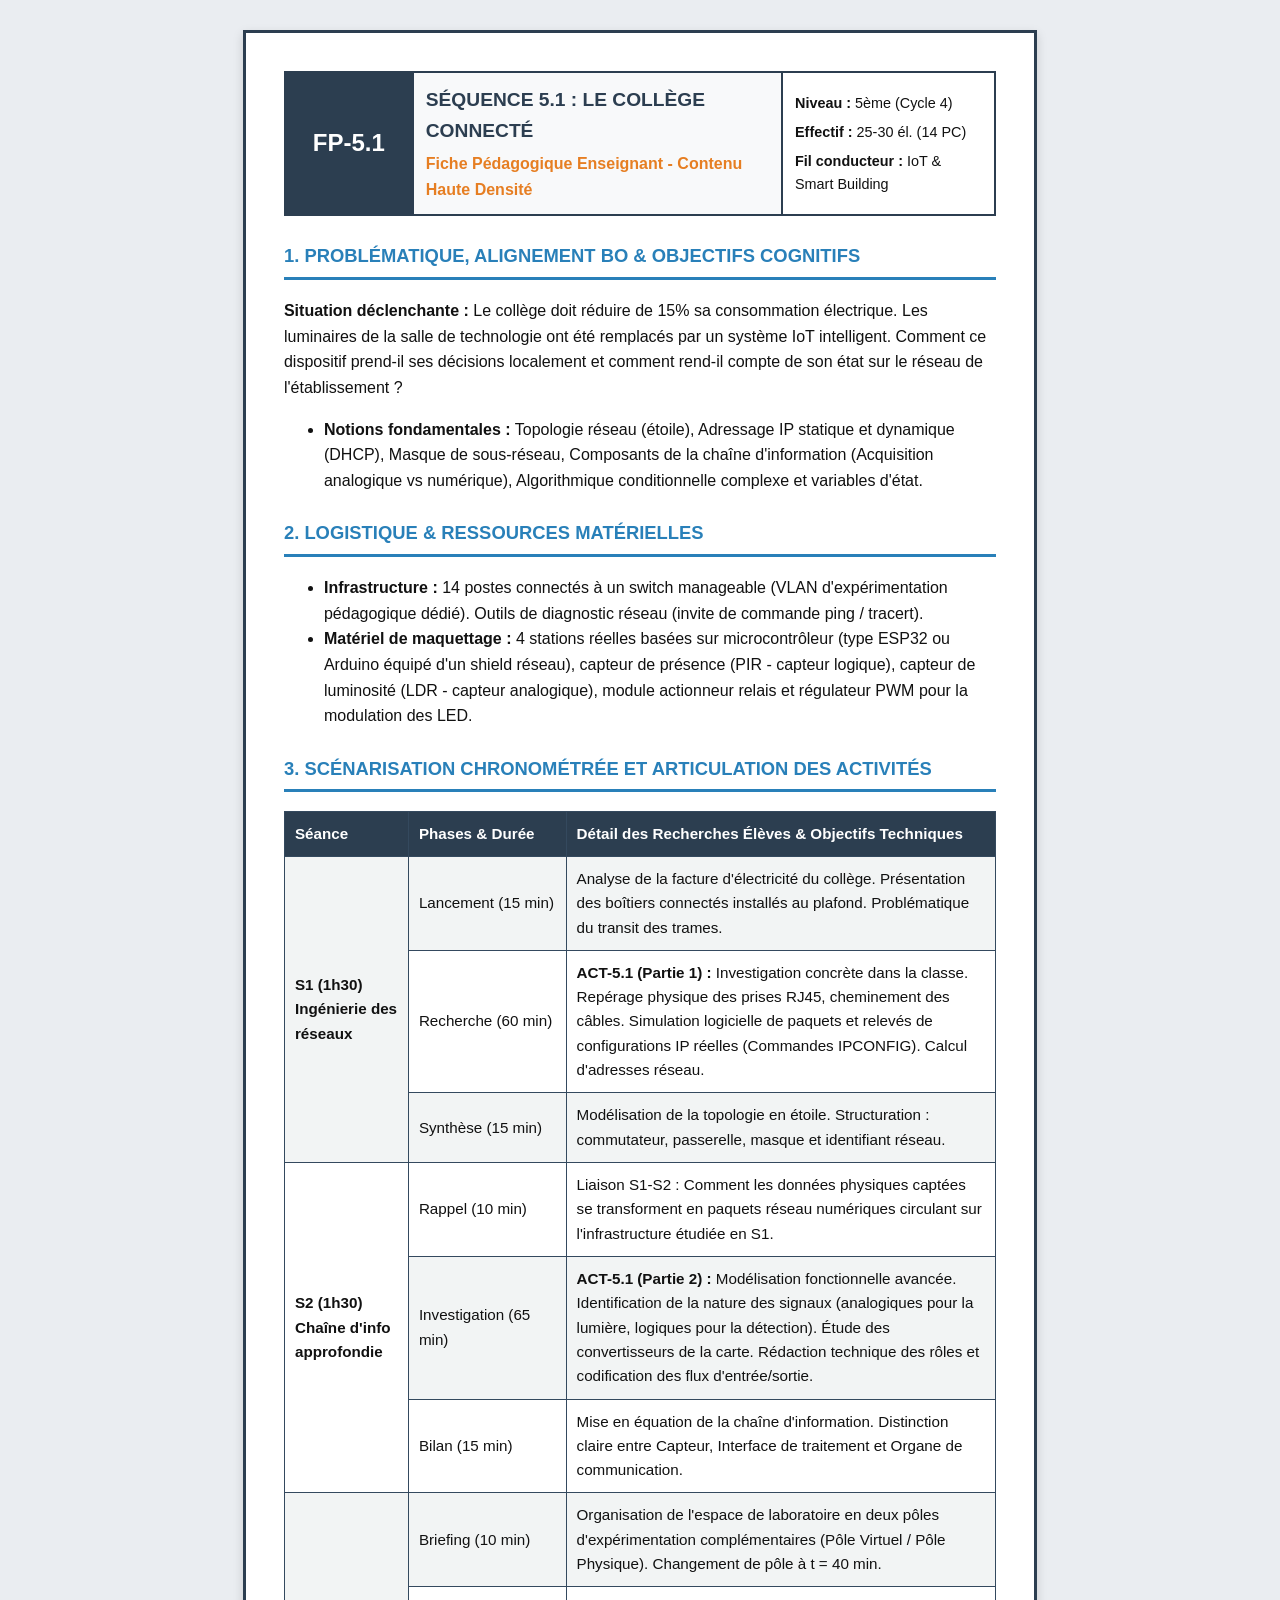
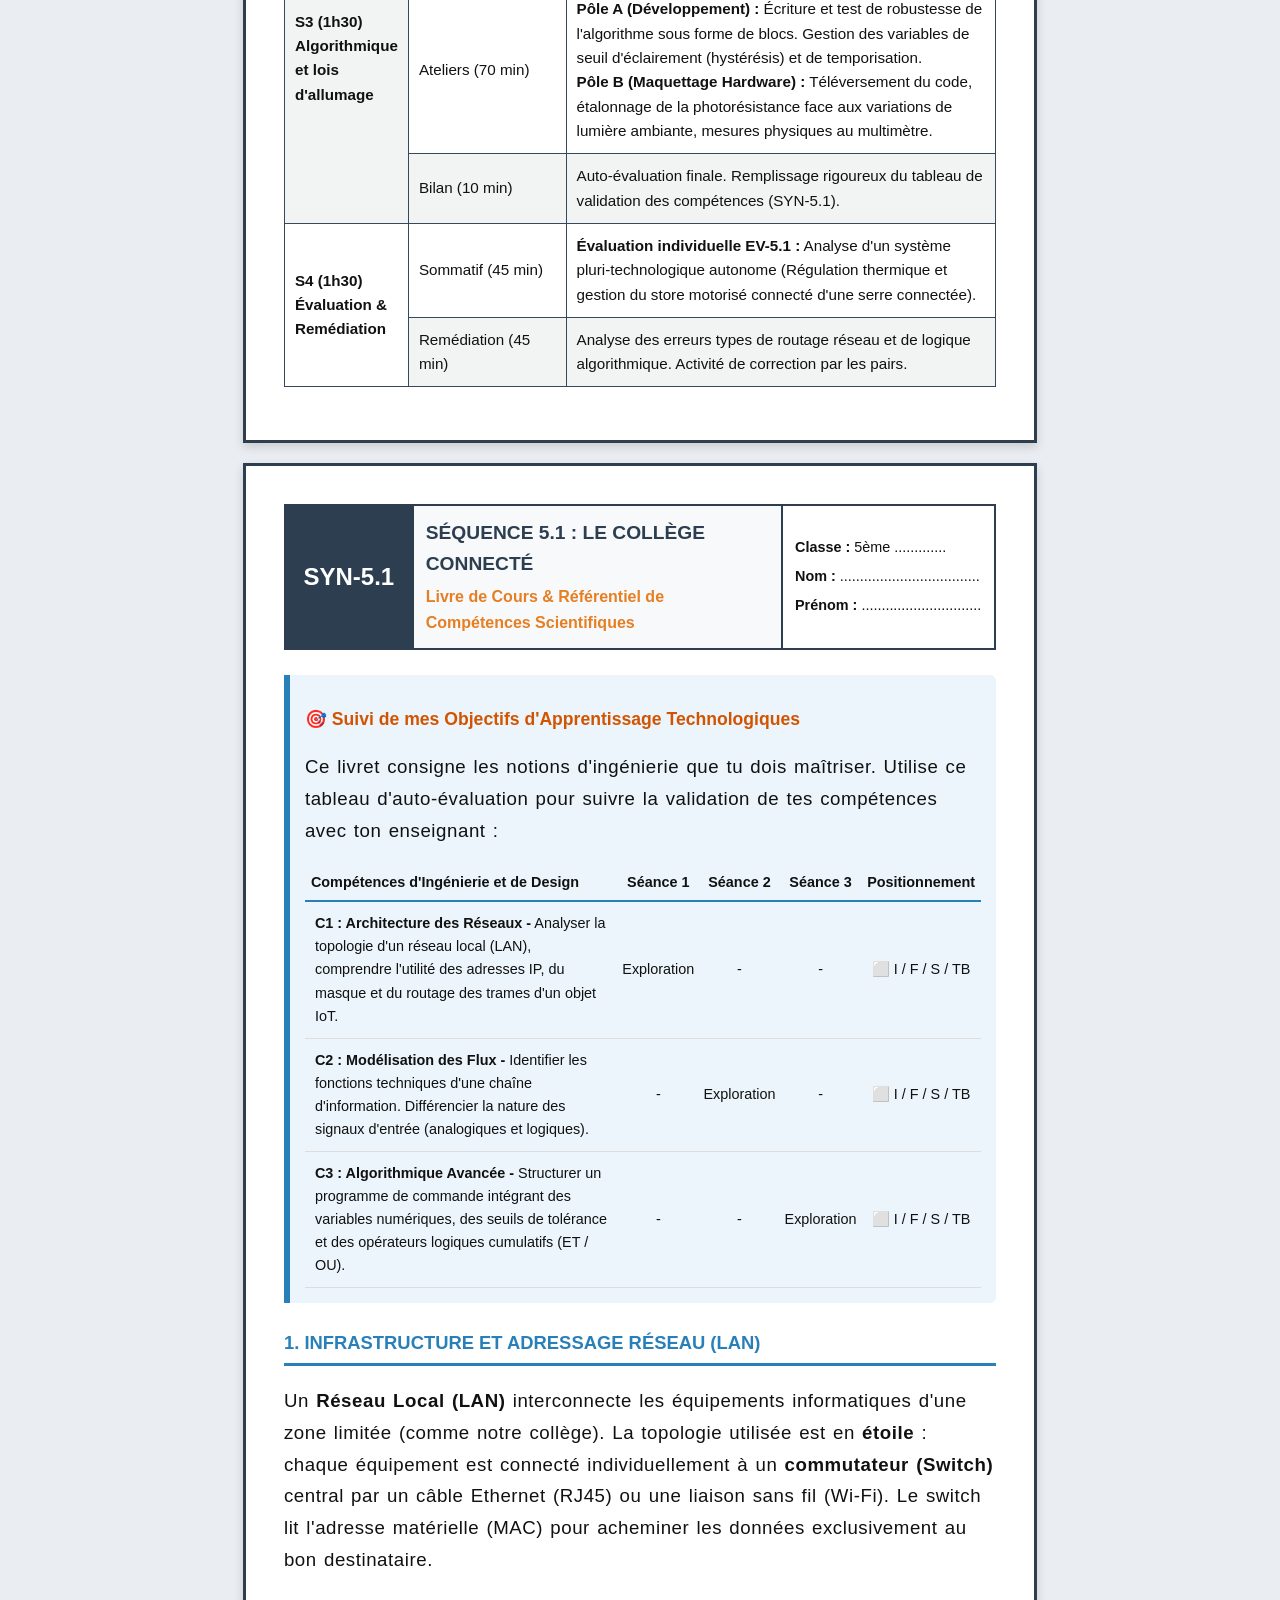
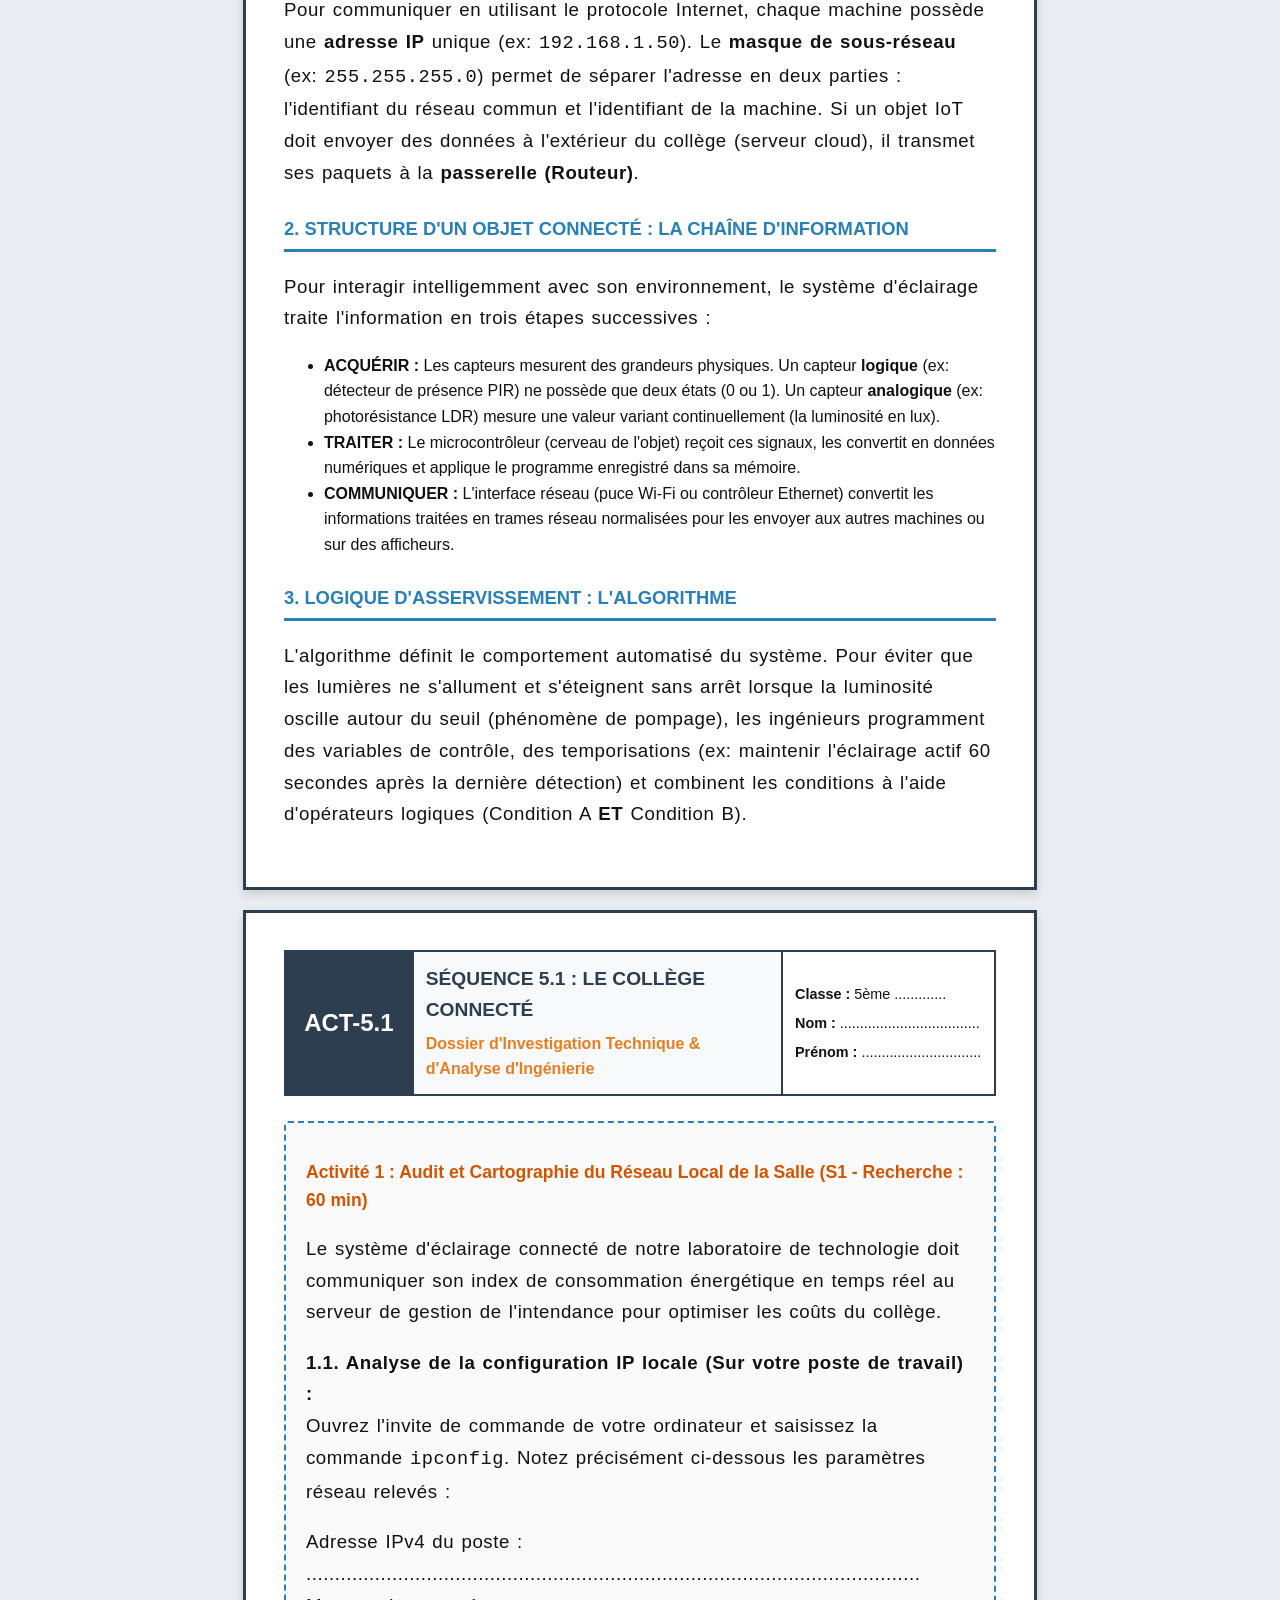
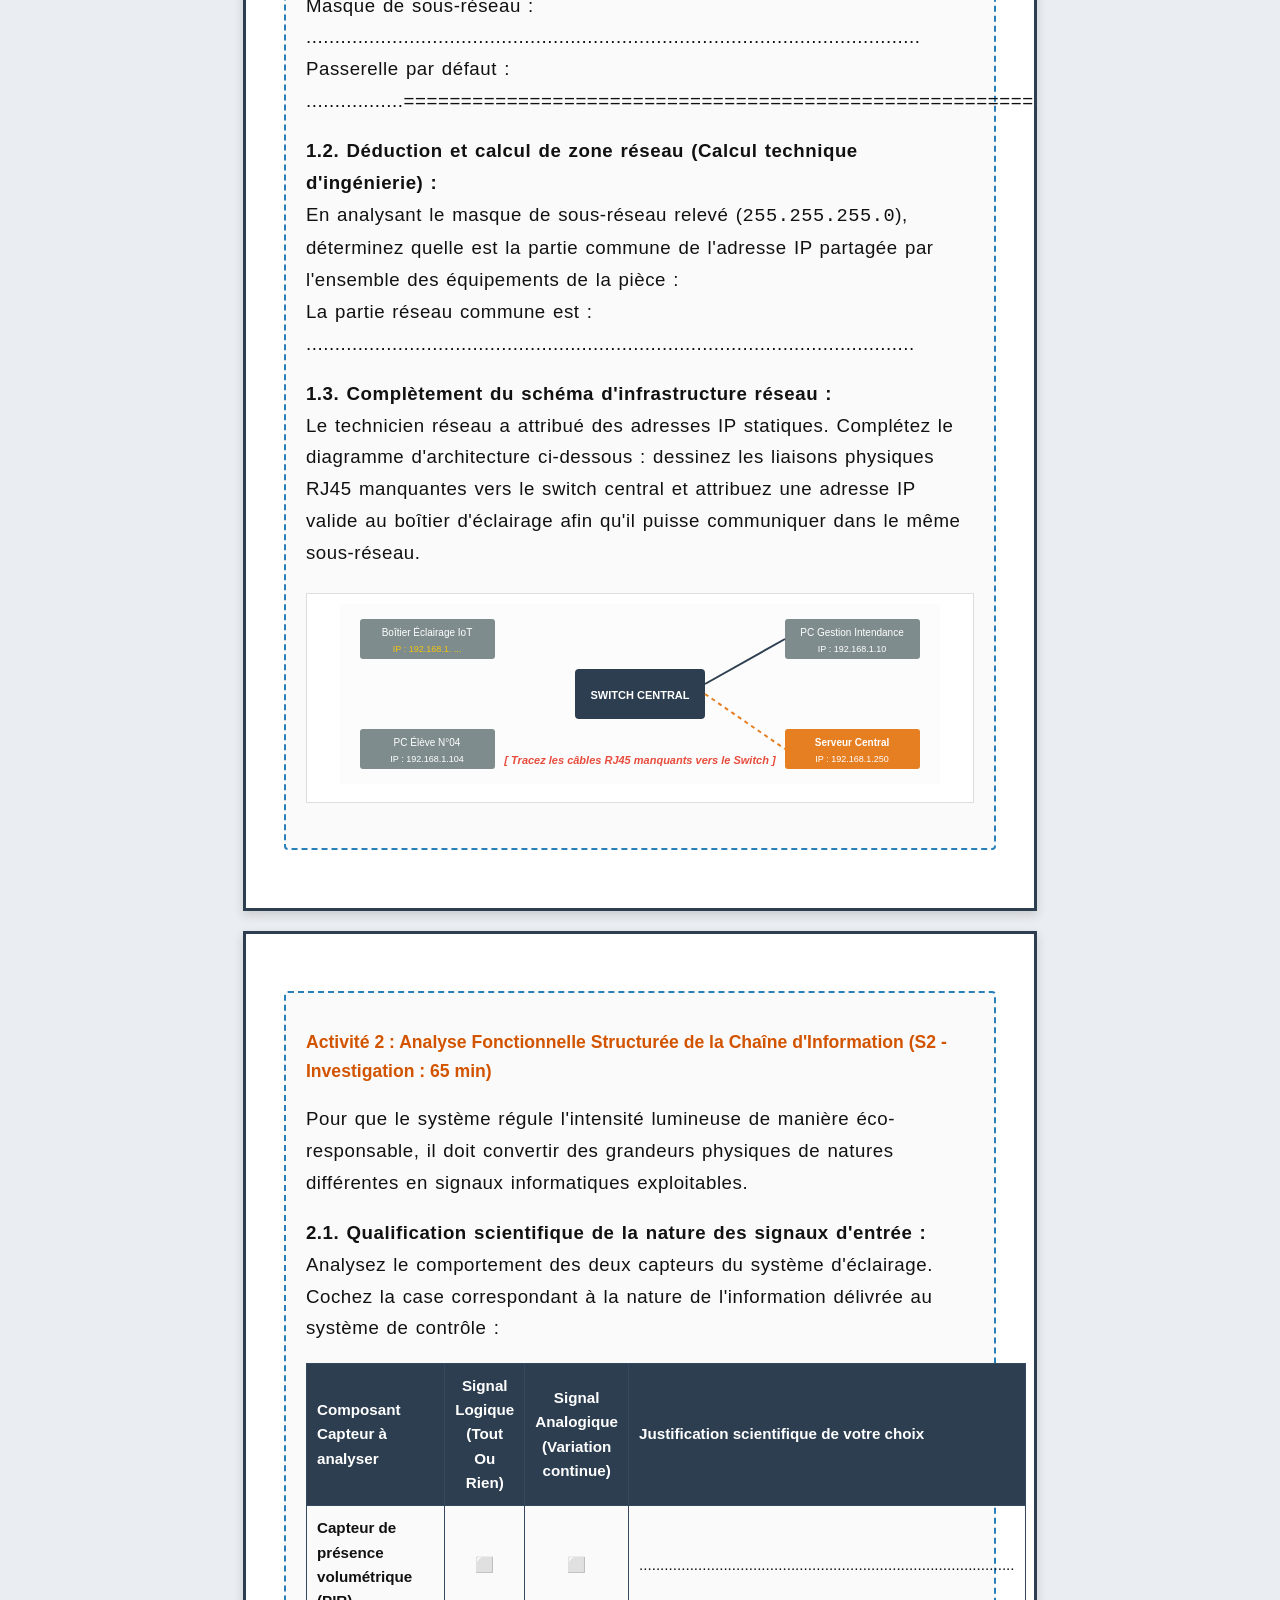
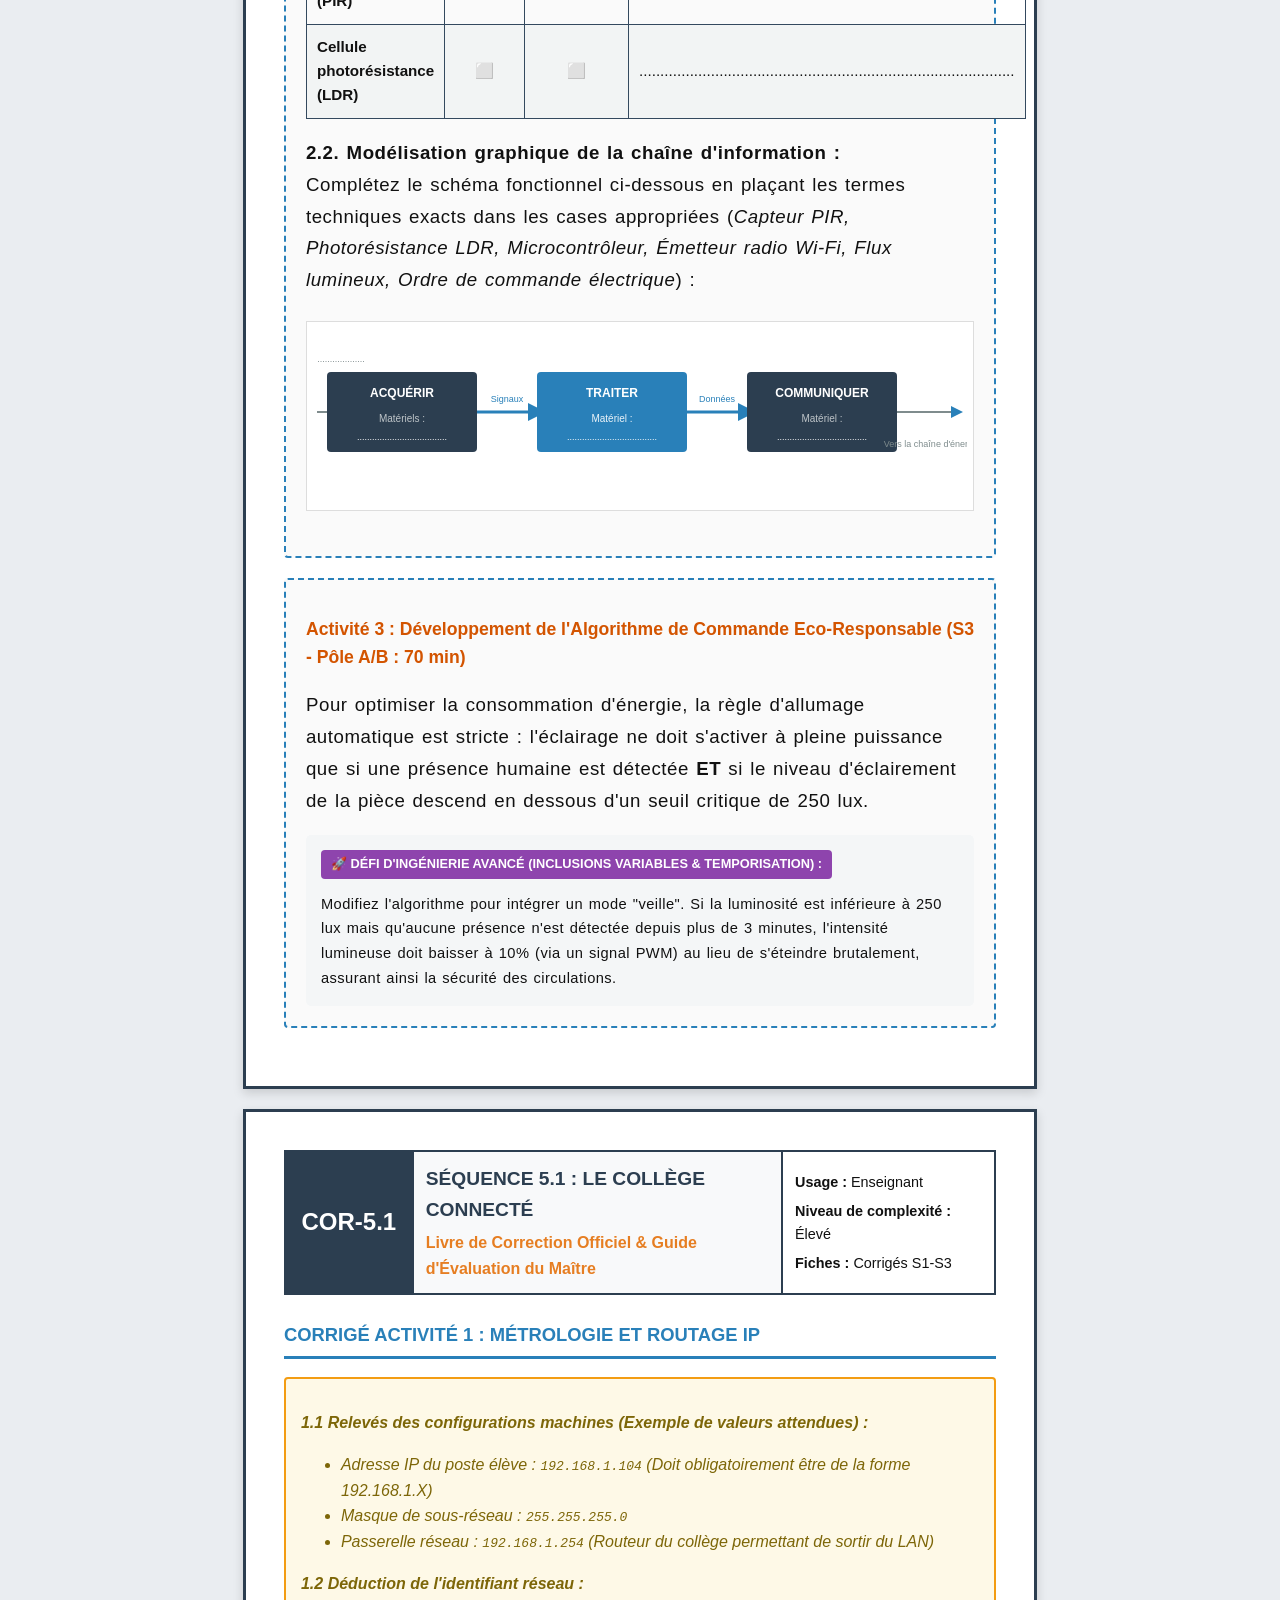
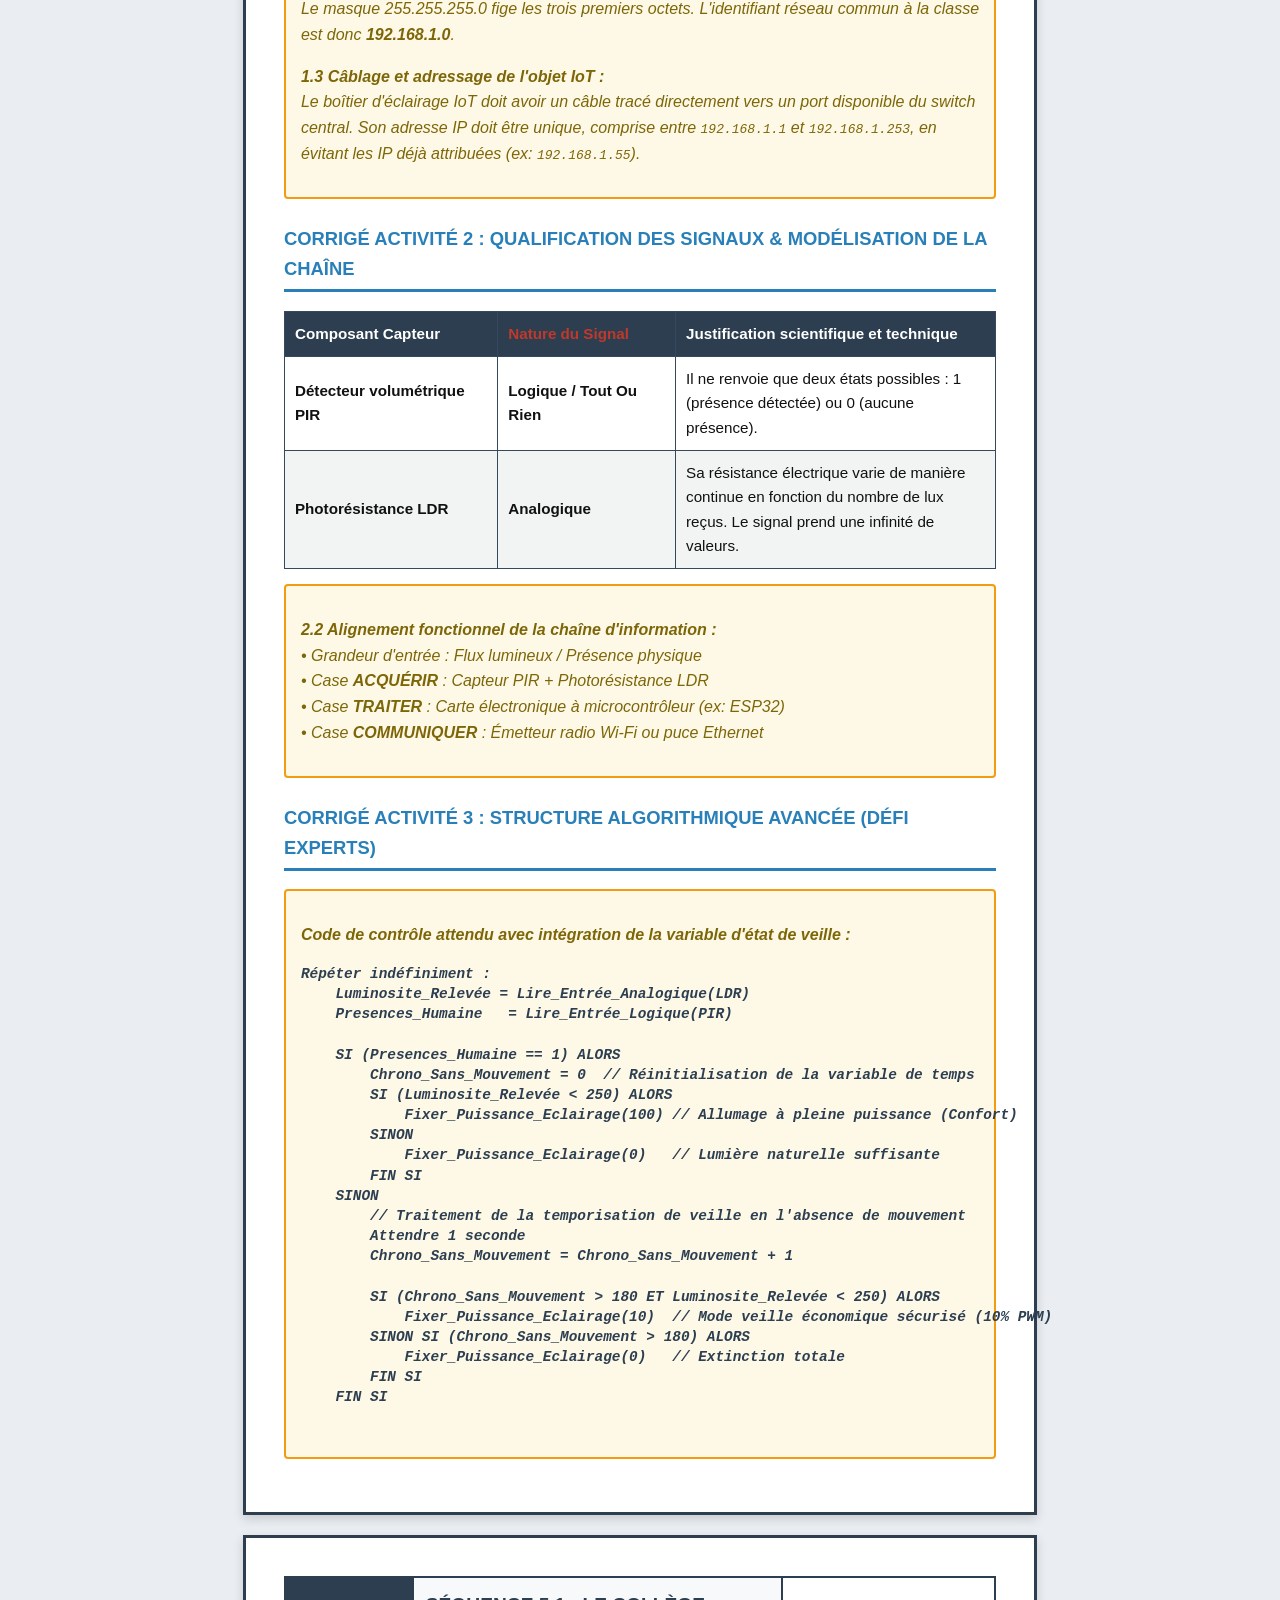
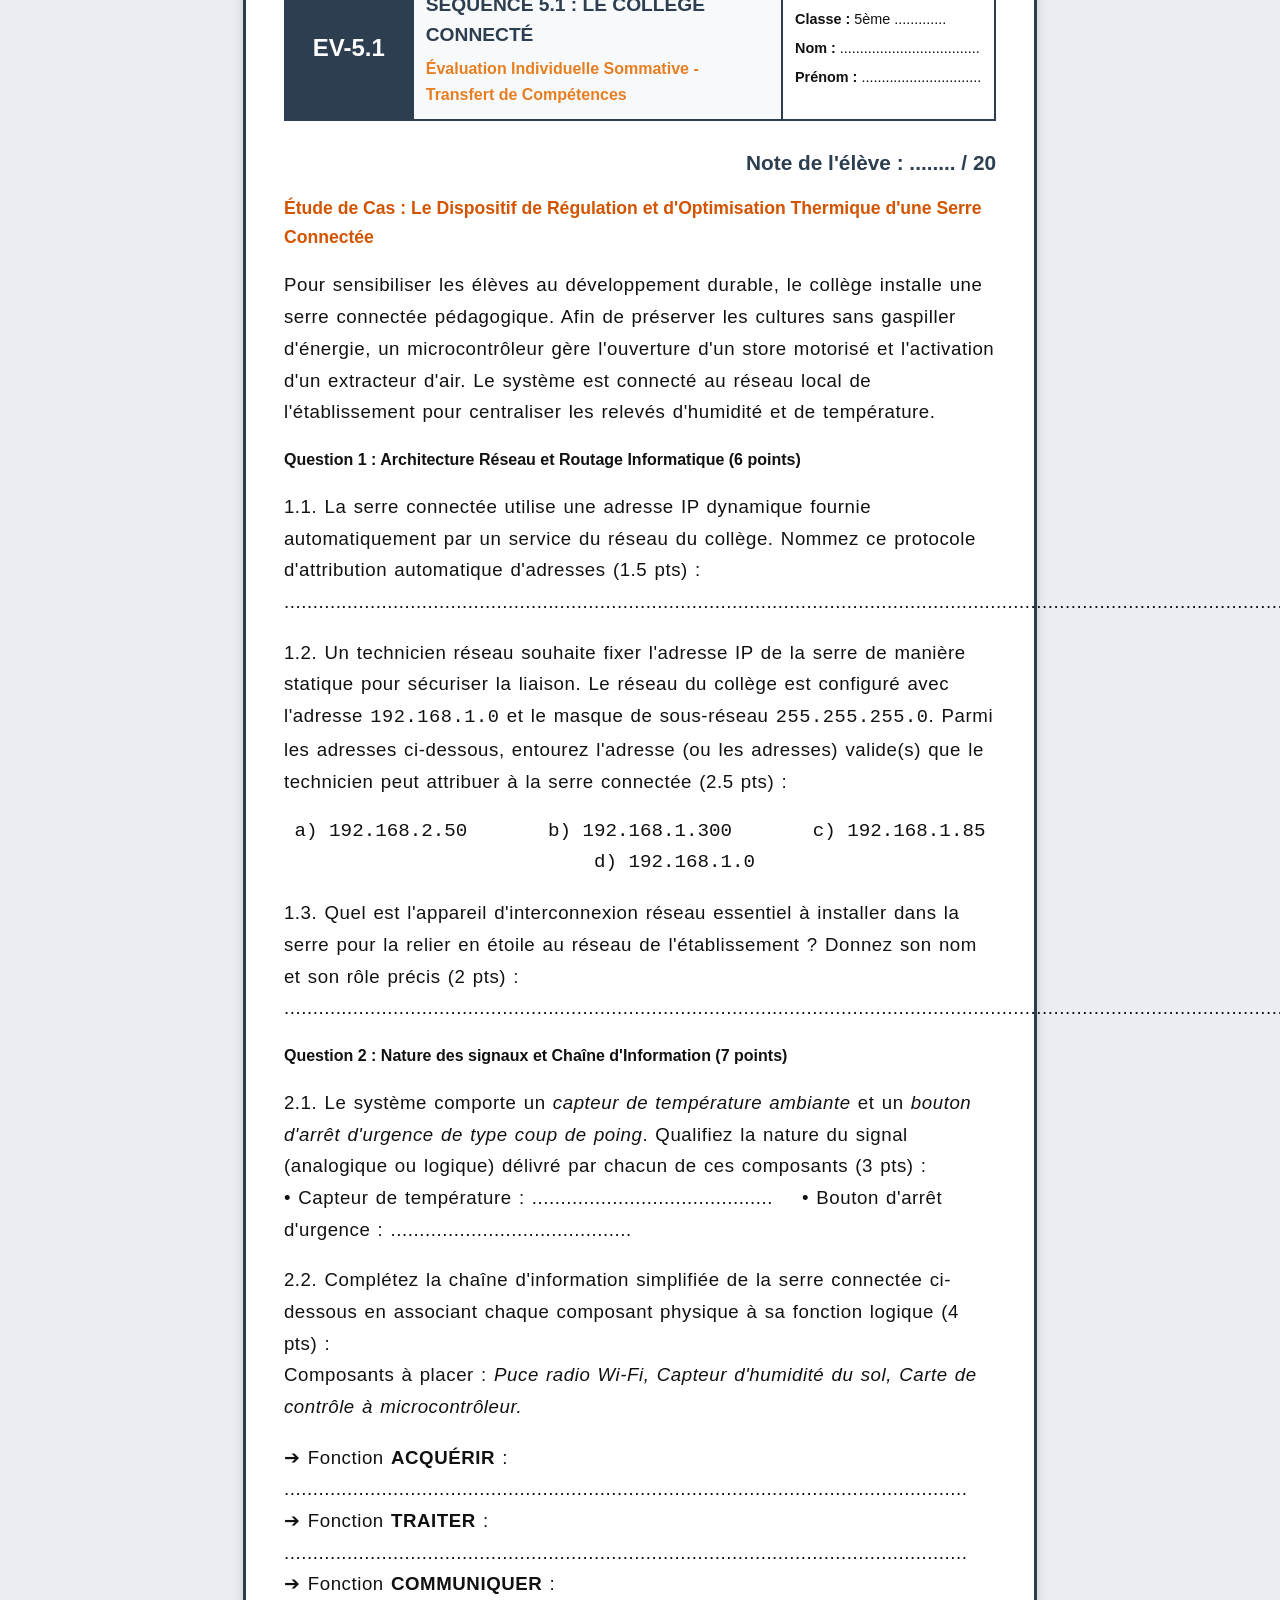
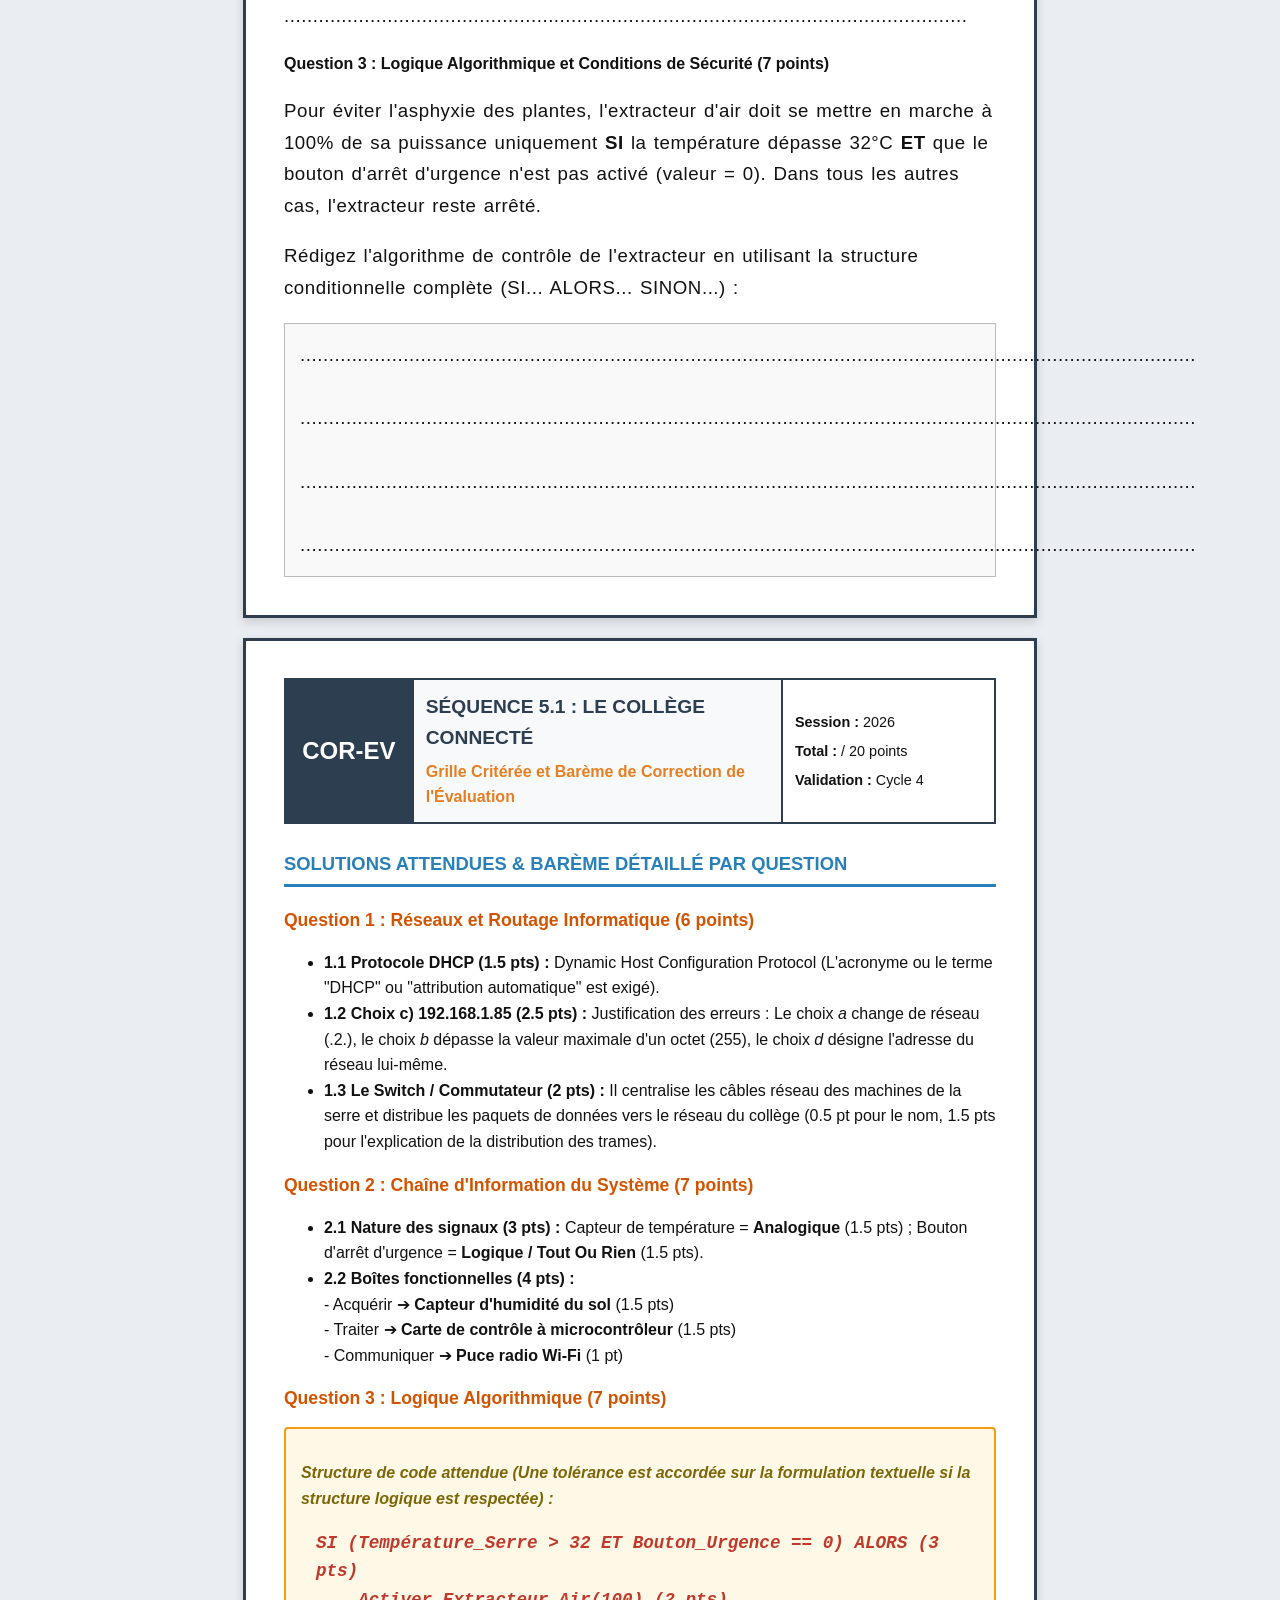
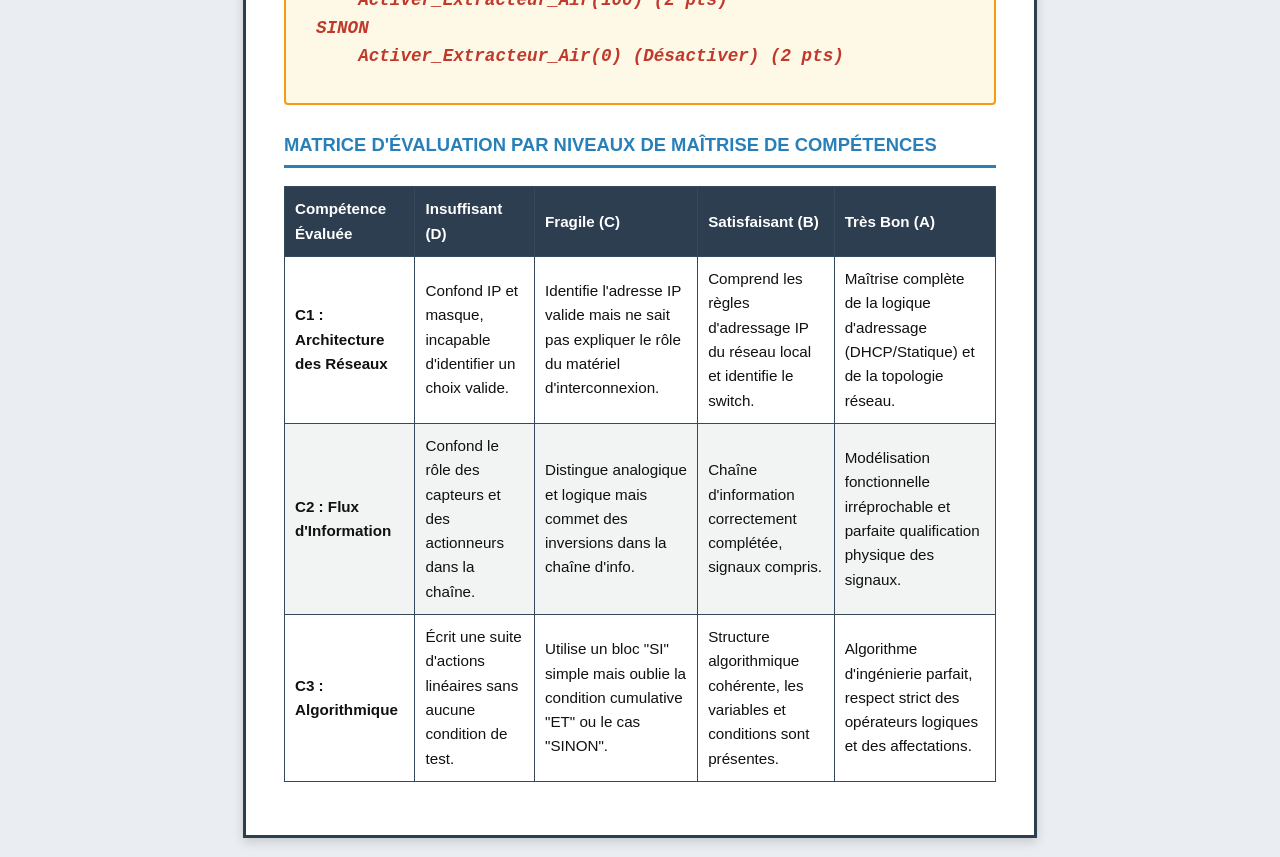
<file: index.html>
<!DOCTYPE html>
<html lang="fr">
<head>
    <meta charset="UTF-8">
    <title>Séquence 5.1 : Le Collège Connecté - Dossier Pédagogique Approfondi 5ème</title>
    <link rel="stylesheet" href="style.css">
</head>
<body>

    <div class="page">
        <table class="header-table">
            <tr>
                <td class="doc-code">FP-5.1</td>
                <td class="doc-title-area">
                    <h1>Séquence 5.1 : Le collège connecté</h1>
                    <h2>Fiche Pédagogique Enseignant - Contenu Haute Densité</h2>
                </td>
                <td class="student-area">
                    <p><strong>Niveau :</strong> 5ème (Cycle 4)</p>
                    <p><strong>Effectif :</strong> 25-30 él. (14 PC)</p>
                    <p><strong>Fil conducteur :</strong> IoT & Smart Building</p>
                </td>
            </tr>
        </table>

        <h3>1. Problématique, Alignement BO & Objectifs Cognitifs</h3>
        <p><strong>Situation déclenchante :</strong> Le collège doit réduire de 15% sa consommation électrique. Les luminaires de la salle de technologie ont été remplacés par un système IoT intelligent. Comment ce dispositif prend-il ses décisions localement et comment rend-il compte de son état sur le réseau de l'établissement ?</p>
        <ul>
            <li><strong>Notions fondamentales :</strong> Topologie réseau (étoile), Adressage IP statique et dynamique (DHCP), Masque de sous-réseau, Composants de la chaîne d'information (Acquisition analogique vs numérique), Algorithmique conditionnelle complexe et variables d'état.</li>
        </ul>

        <h3>2. Logistique & Ressources Matérielles</h3>
        <ul>
            <li><strong>Infrastructure :</strong> 14 postes connectés à un switch manageable (VLAN d'expérimentation pédagogique dédié). Outils de diagnostic réseau (invite de commande ping / tracert).</li>
            <li><strong>Matériel de maquettage :</strong> 4 stations réelles basées sur microcontrôleur (type ESP32 ou Arduino équipé d'un shield réseau), capteur de présence (PIR - capteur logique), capteur de luminosité (LDR - capteur analogique), module actionneur relais et régulateur PWM pour la modulation des LED.</li>
        </ul>

        <h3>3. Scénarisation Chronométrée et Articulation des Activités</h3>
        <table class="content-table">
            <tr>
                <th style="width:12%;">Séance</th>
                <th style="width:23%;">Phases & Durée</th>
                <th style="width:65%;">Détail des Recherches Élèves & Objectifs Techniques</th>
            </tr>
            <tr>
                <td rowspan="3"><strong>S1 (1h30)<br>Ingénierie des réseaux</strong></td>
                <td>Lancement (15 min)</td>
                <td>Analyse de la facture d'électricité du collège. Présentation des boîtiers connectés installés au plafond. Problématique du transit des trames.</td>
            </tr>
            <tr>
                <td>Recherche (60 min)</td>
                <td><strong>ACT-5.1 (Partie 1) :</strong> Investigation concrète dans la classe. Repérage physique des prises RJ45, cheminement des câbles. Simulation logicielle de paquets et relevés de configurations IP réelles (Commandes IPCONFIG). Calcul d'adresses réseau.</td>
            </tr>
            <tr>
                <td>Synthèse (15 min)</td>
                <td>Modélisation de la topologie en étoile. Structuration : commutateur, passerelle, masque et identifiant réseau.</td>
            </tr>
            <tr>
                <td rowspan="3"><strong>S2 (1h30)<br>Chaîne d'info approfondie</strong></td>
                <td>Rappel (10 min)</td>
                <td>Liaison S1-S2 : Comment les données physiques captées se transforment en paquets réseau numériques circulant sur l'infrastructure étudiée en S1.</td>
            </tr>
            <tr>
                <td>Investigation (65 min)</td>
                <td><strong>ACT-5.1 (Partie 2) :</strong> Modélisation fonctionnelle avancée. Identification de la nature des signaux (analogiques pour la lumière, logiques pour la détection). Étude des convertisseurs de la carte. Rédaction technique des rôles et codification des flux d'entrée/sortie.</td>
            </tr>
            <tr>
                <td>Bilan (15 min)</td>
                <td>Mise en équation de la chaîne d'information. Distinction claire entre Capteur, Interface de traitement et Organe de communication.</td>
            </tr>
            <tr>
                <td rowspan="3"><strong>S3 (1h30)<br>Algorithmique et lois d'allumage</strong></td>
                <td>Briefing (10 min)</td>
                <td>Organisation de l'espace de laboratoire en deux pôles d'expérimentation complémentaires (Pôle Virtuel / Pôle Physique). Changement de pôle à t = 40 min.</td>
            </tr>
            <tr>
                <td>Ateliers (70 min)</td>
                <td>
                    <strong>Pôle A (Développement) :</strong> Écriture et test de robustesse de l'algorithme sous forme de blocs. Gestion des variables de seuil d'éclairement (hystérésis) et de temporisation.<br>
                    <strong>Pôle B (Maquettage Hardware) :</strong> Téléversement du code, étalonnage de la photorésistance face aux variations de lumière ambiante, mesures physiques au multimètre.
                </td>
            </tr>
            <tr>
                <td>Bilan (10 min)</td>
                <td>Auto-évaluation finale. Remplissage rigoureux du tableau de validation des compétences (SYN-5.1).</td>
            </tr>
            <tr>
                <td rowspan="2"><strong>S4 (1h30)<br>Évaluation & Remédiation</strong></td>
                <td>Sommatif (45 min)</td>
                <td><strong>Évaluation individuelle EV-5.1 :</strong> Analyse d'un système pluri-technologique autonome (Régulation thermique et gestion du store motorisé connecté d'une serre connectée).</td>
            </tr>
            <tr>
                <td>Remédiation (45 min)</td>
                <td>Analyse des erreurs types de routage réseau et de logique algorithmique. Activité de correction par les pairs.</td>
            </tr>
        </table>
    </div>

    <div class="page">
        <table class="header-table">
            <tr>
                <td class="doc-code">SYN-5.1</td>
                <td class="doc-title-area">
                    <h1>Séquence 5.1 : Le collège connecté</h1>
                    <h2>Livre de Cours & Référentiel de Compétences Scientifiques</h2>
                </td>
                <td class="student-area">
                    <p><strong>Classe :</strong> 5ème .............</p>
                    <p><strong>Nom :</strong> ...................................</p>
                    <p><strong>Prénom :</strong> ..............................</p>
                </td>
            </tr>
        </table>

        <div class="blockquote-memo">
            <h4>🎯 Suivi de mes Objectifs d'Apprentissage Technologiques</h4>
            <p class="dys-text">Ce livret consigne les notions d'ingénierie que tu dois maîtriser. Utilise ce tableau d'auto-évaluation pour suivre la validation de tes compétences avec ton enseignant :</p>
            <table style="width:100%; border-collapse:collapse; margin-top:10px; font-size:0.9rem;">
                <thead>
                    <tr style="border-bottom:2px solid #2980b9;">
                        <th style="text-align:left; padding:6px;">Compétences d'Ingénierie et de Design</th>
                        <th style="text-align:center; padding:6px; width:12%;">Séance 1</th>
                        <th style="text-align:center; padding:6px; width:12%;">Séance 2</th>
                        <th style="text-align:center; padding:6px; width:12%;">Séance 3</th>
                        <th style="text-align:center; padding:6px; width:15%;">Positionnement</th>
                    </tr>
                </thead>
                <tbody>
                    <tr style="border-bottom:1px solid #ddd;">
                        <td style="padding:10px;"><strong>C1 : Architecture des Réseaux -</strong> Analyser la topologie d'un réseau local (LAN), comprendre l'utilité des adresses IP, du masque et du routage des trames d'un objet IoT.</td>
                        <td style="text-align:center;">Exploration</td>
                        <td style="text-align:center;">-</td>
                        <td style="text-align:center;">-</td>
                        <td style="text-align:center;">⬜ I / F / S / TB</td>
                    </tr>
                    <tr style="border-bottom:1px solid #ddd;">
                        <td style="padding:10px;"><strong>C2 : Modélisation des Flux -</strong> Identifier les fonctions techniques d'une chaîne d'information. Différencier la nature des signaux d'entrée (analogiques et logiques).</td>
                        <td style="text-align:center;">-</td>
                        <td style="text-align:center;">Exploration</td>
                        <td style="text-align:center;">-</td>
                        <td style="text-align:center;">⬜ I / F / S / TB</td>
                    </tr>
                    <tr style="border-bottom:1px solid #ddd;">
                        <td style="padding:10px;"><strong>C3 : Algorithmique Avancée -</strong> Structurer un programme de commande intégrant des variables numériques, des seuils de tolérance et des opérateurs logiques cumulatifs (ET / OU).</td>
                        <td style="text-align:center;">-</td>
                        <td style="text-align:center;">-</td>
                        <td style="text-align:center;">Exploration</td>
                        <td style="text-align:center;">⬜ I / F / S / TB</td>
                    </tr>
                </tbody>
            </table>
        </div>

        <h3>1. Infrastructure et Adressage Réseau (LAN)</h3>
        <p class="dys-text">Un <strong>Réseau Local (LAN)</strong> interconnecte les équipements informatiques d'une zone limitée (comme notre collège). La topologie utilisée est en <strong>étoile</strong> : chaque équipement est connecté individuellement à un <strong>commutateur (Switch)</strong> central par un câble Ethernet (RJ45) ou une liaison sans fil (Wi-Fi). Le switch lit l'adresse matérielle (MAC) pour acheminer les données exclusivement au bon destinataire.</p>
        <p class="dys-text">Pour communiquer en utilisant le protocole Internet, chaque machine possède une <strong>adresse IP</strong> unique (ex: <code>192.168.1.50</code>). Le <strong>masque de sous-réseau</strong> (ex: <code>255.255.255.0</code>) permet de séparer l'adresse en deux parties : l'identifiant du réseau commun et l'identifiant de la machine. Si un objet IoT doit envoyer des données à l'extérieur du collège (serveur cloud), il transmet ses paquets à la <strong>passerelle (Routeur)</strong>.</p>

        <h3>2. Structure d'un Objet Connecté : La Chaîne d'Information</h3>
        <p class="dys-text">Pour interagir intelligemment avec son environnement, le système d'éclairage traite l'information en trois étapes successives :</p>
        <ul>
            <li><strong>ACQUÉRIR :</strong> Les capteurs mesurent des grandeurs physiques. Un capteur <strong>logique</strong> (ex: détecteur de présence PIR) ne possède que deux états (0 ou 1). Un capteur <strong>analogique</strong> (ex: photorésistance LDR) mesure une valeur variant continuellement (la luminosité en lux).</li>
            <li><strong>TRAITER :</strong> Le microcontrôleur (cerveau de l'objet) reçoit ces signaux, les convertit en données numériques et applique le programme enregistré dans sa mémoire.</li>
            <li><strong>COMMUNIQUER :</strong> L'interface réseau (puce Wi-Fi ou contrôleur Ethernet) convertit les informations traitées en trames réseau normalisées pour les envoyer aux autres machines ou sur des afficheurs.</li>
        </ul>

        <h3>3. Logique d'Asservissement : L'Algorithme</h3>
        <p class="dys-text">L'algorithme définit le comportement automatisé du système. Pour éviter que les lumières ne s'allument et s'éteignent sans arrêt lorsque la luminosité oscille autour du seuil (phénomène de pompage), les ingénieurs programment des variables de contrôle, des temporisations (ex: maintenir l'éclairage actif 60 secondes après la dernière détection) et combinent les conditions à l'aide d'opérateurs logiques (Condition A <strong>ET</strong> Condition B).</p>
    </div>

    <div class="page">
        <table class="header-table">
            <tr>
                <td class="doc-code">ACT-5.1</td>
                <td class="doc-title-area">
                    <h1>Séquence 5.1 : Le collège connecté</h1>
                    <h2>Dossier d'Investigation Technique & d'Analyse d'Ingénierie</h2>
                </td>
                <td class="student-area">
                    <p><strong>Classe :</strong> 5ème .............</p>
                    <p><strong>Nom :</strong> ...................................</p>
                    <p><strong>Prénom :</strong> ..............................</p>
                </td>
            </tr>
        </table>

        <div class="exercice-box">
            <h4>Activité 1 : Audit et Cartographie du Réseau Local de la Salle (S1 - Recherche : 60 min)</h4>
            <p class="dys-text">Le système d'éclairage connecté de notre laboratoire de technologie doit communiquer son index de consommation énergétique en temps réel au serveur de gestion de l'intendance pour optimiser les coûts du collège.</p>
            
            <div class="sub-question">
                <p class="dys-text"><strong>1.1. Analyse de la configuration IP locale (Sur votre poste de travail) :</strong><br>
                Ouvrez l'invite de commande de votre ordinateur et saisissez la commande <code>ipconfig</code>. Notez précisément ci-dessous les paramètres réseau relevés :</p>
                <p class="dys-text">Adresse IPv4 du poste : ...........................................................................................................<br>
                Masque de sous-réseau : ...........................................................................................................<br>
                Passerelle par défaut : .................=======================================================</p>
            </div>

            <div class="sub-question">
                <p class="dys-text"><strong>1.2. Déduction et calcul de zone réseau (Calcul technique d'ingénierie) :</strong><br>
                En analysant le masque de sous-réseau relevé (<code>255.255.255.0</code>), déterminez quelle est la partie commune de l'adresse IP partagée par l'ensemble des équipements de la pièce :<br>
                La partie réseau commune est : ..........................................................................................................</p>
            </div>

            <div class="sub-question">
                <p class="dys-text"><strong>1.3. Complètement du schéma d'infrastructure réseau :</strong><br>
                Le technicien réseau a attribué des adresses IP statiques. Complétez le diagramme d'architecture ci-dessous : dessinez les liaisons physiques RJ45 manquantes vers le switch central et attribuez une adresse IP valide au boîtier d'éclairage afin qu'il puisse communiquer dans le même sous-réseau.</p>
                
                <div class="svg-container">
                    <svg width="600" height="180" viewBox="0 0 600 180" style="background:#fcfcfc;">
                        <rect x="235" y="65" width="130" height="50" fill="#2c3e50" rx="4"/>
                        <text x="300" y="95" fill="#fff" font-size="11" font-family="Arial" text-anchor="middle" font-weight="bold">SWITCH CENTRAL</text>
                        
                        <rect x="20" y="15" width="135" height="40" fill="#7f8c8d" rx="3"/>
                        <text x="87" y="32" font-size="10" font-family="Arial" text-anchor="middle" fill="#fff">Boîtier Éclairage IoT</text>
                        <text x="87" y="48" font-size="9" font-family="Arial" text-anchor="middle" fill="#f1c40f">IP : 192.168.1. ...</text>
                        
                        <rect x="20" y="125" width="135" height="40" fill="#7f8c8d" rx="3"/>
                        <text x="87" y="142" font-size="10" font-family="Arial" text-anchor="middle" fill="#fff">PC Élève N°04</text>
                        <text x="87" y="158" font-size="9" font-family="Arial" text-anchor="middle" fill="#fff">IP : 192.168.1.104</text>
                        
                        <rect x="445" y="15" width="135" height="40" fill="#7f8c8d" rx="3"/>
                        <text x="512" y="32" font-size="10" font-family="Arial" text-anchor="middle" fill="#fff">PC Gestion Intendance</text>
                        <text x="512" y="48" font-size="9" font-family="Arial" text-anchor="middle" fill="#fff">IP : 192.168.1.10</text>

                        <rect x="445" y="125" width="135" height="40" fill="#e67e22" rx="3"/>
                        <text x="512" y="142" font-size="10" font-family="Arial" text-anchor="middle" fill="#fff" font-weight="bold">Serveur Central</text>
                        <text x="512" y="158" font-size="9" font-family="Arial" text-anchor="middle" fill="#fff">IP : 192.168.1.250</text>
                        
                        <line x1="365" y1="90" x2="445" y2="145" stroke="#e67e22" stroke-width="2" stroke-dasharray="4"/>
                        <line x1="365" y1="80" x2="445" y2="35" stroke="#2c3e50" stroke-width="2"/>
                        
                        <text x="300" y="160" font-size="11" fill="#e74c3c" text-anchor="middle" font-style="italic" font-weight="bold">[ Tracez les câbles RJ45 manquants vers le Switch ]</text>
                    </svg>
                </div>
            </div>
        </div>
    </div>

    <div class="page">
        <div class="exercice-box">
            <h4>Activité 2 : Analyse Fonctionnelle Structurée de la Chaîne d'Information (S2 - Investigation : 65 min)</h4>
            <p class="dys-text">Pour que le système régule l'intensité lumineuse de manière éco-responsable, il doit convertir des grandeurs physiques de natures différentes en signaux informatiques exploitables.</p>

            <div class="sub-question">
                <p class="dys-text"><strong>2.1. Qualification scientifique de la nature des signaux d'entrée :</strong><br>
                Analysez le comportement des deux capteurs du système d'éclairage. Cochez la case correspondant à la nature de l'information délivrée au système de contrôle :</p>
                <table class="content-table">
                    <thead>
                        <tr>
                            <th>Composant Capteur à analyser</th>
                            <th style="text-align:center;">Signal Logique (Tout Ou Rien)</th>
                            <th style="text-align:center;">Signal Analogique (Variation continue)</th>
                            <th>Justification scientifique de votre choix</th>
                        </tr>
                    </thead>
                    <tbody>
                        <tr style="height:45px;">
                            <td><strong>Capteur de présence volumétrique (PIR)</strong></td>
                            <td style="text-align:center;">⬜</td>
                            <td style="text-align:center;">⬜</td>
                            <td>.........................................................................................</td>
                        </tr>
                        <tr style="height:45px;">
                            <td><strong>Cellule photorésistance (LDR)</strong></td>
                            <td style="text-align:center;">⬜</td>
                            <td style="text-align:center;">⬜</td>
                            <td>.........................................................................................</td>
                        </tr>
                    </tbody>
                </table>
            </div>

            <div class="sub-question">
                <p class="dys-text"><strong>2.2. Modélisation graphique de la chaîne d'information :</strong><br>
                Complétez le schéma fonctionnel ci-dessous en plaçant les termes techniques exacts dans les cases appropriées (<em>Capteur PIR, Photorésistance LDR, Microcontrôleur, Émetteur radio Wi-Fi, Flux lumineux, Ordre de commande électrique</em>) :</p>
                
                <div class="svg-container">
                    <svg width="650" height="160" viewBox="0 0 650 160">
                        <rect x="10" y="40" width="150" height="80" fill="#2c3e50" rx="4"/>
                        <text x="85" y="65" fill="#fff" font-size="12" font-family="Arial" font-weight="bold" text-anchor="middle">ACQUÉRIR</text>
                        <text x="85" y="90" fill="#bdc3c7" font-size="10" font-family="Arial" text-anchor="middle">Matériels :</text>
                        <text x="85" y="108" fill="#fff" font-size="9" font-family="Arial" text-anchor="middle">....................................</text>
                        
                        <line x1="-10" y1="80" x2="10" y2="80" stroke="#7f8c8d" stroke-width="2"/>
                        <text x="0" y="30" font-size="9" font-family="Arial" text-anchor="middle" fill="#7f8c8d">Grandeur : ....................</text>
                        
                        <line x1="160" y1="80" x2="220" y2="80" stroke="#2980b9" stroke-width="3" marker-end="url(#arrow2)"/>
                        <text x="190" y="70" font-size="9" font-family="Arial" text-anchor="middle" fill="#2980b9">Signaux</text>
                        
                        <rect x="220" y="40" width="150" height="80" fill="#2980b9" rx="4"/>
                        <text x="295" y="65" fill="#fff" font-size="12" font-family="Arial" font-weight="bold" text-anchor="middle">TRAITER</text>
                        <text x="295" y="90" fill="#eaf2f8" font-size="10" font-family="Arial" text-anchor="middle">Matériel :</text>
                        <text x="295" y="108" fill="#fff" font-size="9" font-family="Arial" text-anchor="middle">....................................</text>
                        
                        <line x1="370" y1="80" x2="430" y2="80" stroke="#2980b9" stroke-width="3" marker-end="url(#arrow2)"/>
                        <text x="400" y="70" font-size="9" font-family="Arial" text-anchor="middle" fill="#2980b9">Données</text>
                        
                        <rect x="430" y="40" width="150" height="80" fill="#2c3e50" rx="4"/>
                        <text x="505" y="65" fill="#fff" font-size="12" font-family="Arial" font-weight="bold" text-anchor="middle">COMMUNIQUER</text>
                        <text x="505" y="90" fill="#bdc3c7" font-size="10" font-family="Arial" text-anchor="middle">Matériel :</text>
                        <text x="505" y="108" fill="#fff" font-size="9" font-family="Arial" text-anchor="middle">....................................</text>

                        <line x1="580" y1="80" x2="640" y2="80" stroke="#7f8c8d" stroke-width="2" marker-end="url(#arrow2)"/>
                        <text x="615" y="115" font-size="9" font-family="Arial" text-anchor="middle" fill="#7f8c8d">Vers la chaîne d'énergie</text>
                        
                        <defs>
                            <marker id="arrow2" viewBox="0 0 10 10" refX="5" refY="5" markerWidth="6" markerHeight="6" orient="auto-start-reverse">
                                <path d="M 0 0 L 10 5 L 0 10 z" fill="#2980b9"/>
                            </marker>
                        </defs>
                    </svg>
                </div>
            </div>
        </div>

        <div class="exercice-box">
            <h4>Activité 3 : Développement de l'Algorithme de Commande Eco-Responsable (S3 - Pôle A/B : 70 min)</h4>
            <p class="dys-text">Pour optimiser la consommation d'énergie, la règle d'allumage automatique est stricte : l'éclairage ne doit s'activer à pleine puissance que si une présence humaine est détectée <strong>ET</strong> si le niveau d'éclairement de la pièce descend en dessous d'un seuil critique de 250 lux.</p>
            
            <div style="background:#f4f6f7; padding:15px; border-radius:5px; margin-top:10px;">
                <span class="badge-diff diff-expert">🚀 Défi d'Ingénierie Avancé (Inclusions Variables & Temporisation) :</span>
                <p class="dys-text" style="margin:5px 0 0 0; font-size:11pt !important;">Modifiez l'algorithme pour intégrer un mode "veille". Si la luminosité est inférieure à 250 lux mais qu'aucune présence n'est détectée depuis plus de 3 minutes, l'intensité lumineuse doit baisser à 10% (via un signal PWM) au lieu de s'éteindre brutalement, assurant ainsi la sécurité des circulations.</p>
            </div>
        </div>
    </div>

    <div class="page">
        <table class="header-table">
            <tr>
                <td class="doc-code">COR-5.1</td>
                <td class="doc-title-area">
                    <h1>Séquence 5.1 : Le collège connecté</h1>
                    <h2>Livre de Correction Officiel & Guide d'Évaluation du Maître</h2>
                </td>
                <td class="student-area">
                    <p><strong>Usage :</strong> Enseignant</p>
                    <p><strong>Niveau de complexité :</strong> Élevé</p>
                    <p><strong>Fiches :</strong> Corrigés S1-S3</p>
                </td>
            </tr>
        </table>

        <h3>Corrigé Activité 1 : Métrologie et Routage IP</h3>
        <div class="correction-zone">
            <p><strong>1.1 Relevés des configurations machines (Exemple de valeurs attendues) :</strong></p>
            <ul>
                <li>Adresse IP du poste élève : <code>192.168.1.104</code> (Doit obligatoirement être de la forme 192.168.1.X)</li>
                <li>Masque de sous-réseau : <code>255.255.255.0</code></li>
                <li>Passerelle réseau : <code>192.168.1.254</code> (Routeur du collège permettant de sortir du LAN)</li>
            </ul>
            <p><strong>1.2 Déduction de l'identifiant réseau :</strong><br>Le masque 255.255.255.0 fige les trois premiers octets. L'identifiant réseau commun à la classe est donc <strong>192.168.1.0</strong>.</p>
            <p><strong>1.3 Câblage et adressage de l'objet IoT :</strong><br>Le boîtier d'éclairage IoT doit avoir un câble tracé directement vers un port disponible du switch central. Son adresse IP doit être unique, comprise entre <code>192.168.1.1</code> et <code>192.168.1.253</code>, en évitant les IP déjà attribuées (ex: <code>192.168.1.55</code>).</p>
        </div>

        <h3>Corrigé Activité 2 : Qualification des Signaux & Modélisation de la Chaîne</h3>
        <table class="content-table">
            <thead>
                <tr>
                    <th style="width:30%;">Composant Capteur</th>
                    <th style="width:25%; color:#c0392b;">Nature du Signal</th>
                    <th style="width:45%;">Justification scientifique et technique</th>
                </tr>
            </thead>
            <tbody>
                <tr>
                    <td><strong>Détecteur volumétrique PIR</strong></td>
                    <td style="font-weight:bold;">Logique / Tout Ou Rien</td>
                    <td>Il ne renvoie que deux états possibles : 1 (présence détectée) ou 0 (aucune présence).</td>
                </tr>
                <tr>
                    <td><strong>Photorésistance LDR</strong></td>
                    <td style="font-weight:bold;">Analogique</td>
                    <td>Sa résistance électrique varie de manière continue en fonction du nombre de lux reçus. Le signal prend une infinité de valeurs.</td>
                </tr>
            </tbody>
        </table>

        <div class="correction-zone">
            <p><strong>2.2 Alignement fonctionnel de la chaîne d'information :</strong><br>
            • Grandeur d'entrée : Flux lumineux / Présence physique<br>
            • Case <strong>ACQUÉRIR</strong> : Capteur PIR + Photorésistance LDR<br>
            • Case <strong>TRAITER</strong> : Carte électronique à microcontrôleur (ex: ESP32)<br>
            • Case <strong>COMMUNIQUER</strong> : Émetteur radio Wi-Fi ou puce Ethernet</p>
        </div>

        <h3>Corrigé Activité 3 : Structure Algorithmique Avancée (Défi Experts)</h3>
        <div class="correction-zone">
            <p><strong>Code de contrôle attendu avec intégration de la variable d'état de veille :</strong></p>
            <pre style="font-family:'Courier New', monospace; font-size:0.9rem; font-weight:bold; color:#2c3e50; line-height:1.4;">
Répéter indéfiniment :
    Luminosite_Relevée = Lire_Entrée_Analogique(LDR)
    Presences_Humaine   = Lire_Entrée_Logique(PIR)
    
    SI (Presences_Humaine == 1) ALORS
        Chrono_Sans_Mouvement = 0  // Réinitialisation de la variable de temps
        SI (Luminosite_Relevée < 250) ALORS
            Fixer_Puissance_Eclairage(100) // Allumage à pleine puissance (Confort)
        SINON
            Fixer_Puissance_Eclairage(0)   // Lumière naturelle suffisante
        FIN SI
    SINON
        // Traitement de la temporisation de veille en l'absence de mouvement
        Attendre 1 seconde
        Chrono_Sans_Mouvement = Chrono_Sans_Mouvement + 1
        
        SI (Chrono_Sans_Mouvement > 180 ET Luminosite_Relevée < 250) ALORS
            Fixer_Puissance_Eclairage(10)  // Mode veille économique sécurisé (10% PWM)
        SINON SI (Chrono_Sans_Mouvement > 180) ALORS
            Fixer_Puissance_Eclairage(0)   // Extinction totale
        FIN SI
    FIN SI
            </pre>
        </div>
    </div>

    <div class="page">
        <table class="header-table">
            <tr>
                <td class="doc-code">EV-5.1</td>
                <td class="doc-title-area">
                    <h1>Séquence 5.1 : Le collège connecté</h1>
                    <h2>Évaluation Individuelle Sommative - Transfert de Compétences</h2>
                </td>
                <td class="student-area">
                    <p><strong>Classe :</strong> 5ème .............</p>
                    <p><strong>Nom :</strong> ...................................</p>
                    <p><strong>Prénom :</strong> ..............................</p>
                </td>
            </tr>
        </table>

        <div style="text-align:right; font-weight:bold; font-size:1.3rem; margin-bottom:15px; color:#2c3e50;">Note de l'élève : ........ / 20</div>

        <h4>Étude de Cas : Le Dispositif de Régulation et d'Optimisation Thermique d'une Serre Connectée</h4>
        <p class="dys-text">Pour sensibiliser les élèves au développement durable, le collège installe une serre connectée pédagogique. Afin de préserver les cultures sans gaspiller d'énergie, un microcontrôleur gère l'ouverture d'un store motorisé et l'activation d'un extracteur d'air. Le système est connecté au réseau local de l'établissement pour centraliser les relevés d'humidité et de température.</p>

        <p><strong>Question 1 : Architecture Réseau et Routage Informatique (6 points)</strong></p>
        <div class="sub-question">
            <p class="dys-text">1.1. La serre connectée utilise une adresse IP dynamique fournie automatiquement par un service du réseau du collège. Nommez ce protocole d'attribution automatique d'adresses (1.5 pts) :<br>
            .................................................................................................................................................................................</p>
        </div>
        <div class="sub-question">
            <p class="dys-text">1.2. Un technicien réseau souhaite fixer l'adresse IP de la serre de manière statique pour sécuriser la liaison. Le réseau du collège est configuré avec l'adresse <code>192.168.1.0</code> et le masque de sous-réseau <code>255.255.255.0</code>. Parmi les adresses ci-dessous, entourez l'adresse (ou les adresses) valide(s) que le technicien peut attribuer à la serre connectée (2.5 pts) :</p>
            <p style="text-align:center; font-family:monospace; font-size:1.2rem;">a) 192.168.2.50 &nbsp;&nbsp;&nbsp;&nbsp;&nbsp; b) 192.168.1.300 &nbsp;&nbsp;&nbsp;&nbsp;&nbsp; c) 192.168.1.85 &nbsp;&nbsp;&nbsp;&nbsp;&nbsp; d) 192.168.1.0</p>
        </div>
        <div class="sub-question">
            <p class="dys-text">1.3. Quel est l'appareil d'interconnexion réseau essentiel à installer dans la serre pour la relier en étoile au réseau de l'établissement ? Donnez son nom et son rôle précis (2 pts) :<br>
            .................................................................................................................................................................................</p>
        </div>

        <p><strong>Question 2 : Nature des signaux et Chaîne d'Information (7 points)</strong></p>
        <div class="sub-question">
            <p class="dys-text">2.1. Le système comporte un <em>capteur de température ambiante</em> et un <em>bouton d'arrêt d'urgence de type coup de poing</em>. Qualifiez la nature du signal (analogique ou logique) délivré par chacun de ces composants (3 pts) :<br>
            • Capteur de température : .......................................... &nbsp;&nbsp; • Bouton d'arrêt d'urgence : ..........................................</p>
        </div>
        <div class="sub-question">
            <p class="dys-text">2.2. Complétez la chaîne d'information simplifiée de la serre connectée ci-dessous en associant chaque composant physique à sa fonction logique (4 pts) :<br>
            Composants à placer : <em>Puce radio Wi-Fi, Capteur d'humidité du sol, Carte de contrôle à microcontrôleur.</em></p>
            <p class="dys-text" style="line-height:2;">
                ➔ Fonction <strong>ACQUÉRIR</strong> : .......................................................................................................................<br>
                ➔ Fonction <strong>TRAITER</strong> : .......................................................................................................................<br>
                ➔ Fonction <strong>COMMUNIQUER</strong> : .......................................................................................................................
            </p>
        </div>

        <p><strong>Question 3 : Logique Algorithmique et Conditions de Sécurité (7 points)</strong></p>
        <div class="sub-question">
            <p class="dys-text">Pour éviter l'asphyxie des plantes, l'extracteur d'air doit se mettre en marche à 100% de sa puissance uniquement <strong>SI</strong> la température dépasse 32°C <strong>ET</strong> que le bouton d'arrêt d'urgence n'est pas activé (valeur = 0). Dans tous les autres cas, l'extracteur reste arrêté.</p>
            <p class="dys-text">Rédigez l'algorithme de contrôle de l'extracteur en utilisant la structure conditionnelle complète (SI... ALORS... SINON...) :</p>
            <div style="padding:15px; background:#f9f9f9; border:1px solid #bcbbbb; min-height:120px; font-family:monospace;" class="dys-text">
                ............................................................................................................................................................<br><br>
                ............................................................................................................................................................<br><br>
                ............................................................................................................................................................<br><br>
                ............................................................................................................................................................
            </div>
        </div>
    </div>

    <div class="page">
        <table class="header-table">
            <tr>
                <td class="doc-code">COR-EV</td>
                <td class="doc-title-area">
                    <h1>Séquence 5.1 : Le collège connecté</h1>
                    <h2>Grille Critérée et Barème de Correction de l'Évaluation</h2>
                </td>
                <td class="student-area">
                    <p><strong>Session :</strong> 2026</p>
                    <p><strong>Total :</strong> / 20 points</p>
                    <p><strong>Validation :</strong> Cycle 4</p>
                </td>
            </tr>
        </table>

        <h3>Solutions Attendues & Barème Détaillé par Question</h3>

        <h4>Question 1 : Réseaux et Routage Informatique (6 points)</h4>
        <ul>
            <li><strong>1.1 Protocole DHCP (1.5 pts) :</strong> Dynamic Host Configuration Protocol (L'acronyme ou le terme "DHCP" ou "attribution automatique" est exigé).</li>
            <li><strong>1.2 Choix c) 192.168.1.85 (2.5 pts) :</strong> Justification des erreurs : Le choix <em>a</em> change de réseau (.2.), le choix <em>b</em> dépasse la valeur maximale d'un octet (255), le choix <em>d</em> désigne l'adresse du réseau lui-même.</li>
            <li><strong>1.3 Le Switch / Commutateur (2 pts) :</strong> Il centralise les câbles réseau des machines de la serre et distribue les paquets de données vers le réseau du collège (0.5 pt pour le nom, 1.5 pts pour l'explication de la distribution des trames).</li>
        </ul>

        <h4>Question 2 : Chaîne d'Information du Système (7 points)</h4>
        <ul>
            <li><strong>2.1 Nature des signaux (3 pts) :</strong> Capteur de température = <strong>Analogique</strong> (1.5 pts) ; Bouton d'arrêt d'urgence = <strong>Logique / Tout Ou Rien</strong> (1.5 pts).</li>
            <li><strong>2.2 Boîtes fonctionnelles (4 pts) :</strong> <br>
                - Acquérir ➔ <strong>Capteur d'humidité du sol</strong> (1.5 pts)<br>
                - Traiter ➔ <strong>Carte de contrôle à microcontrôleur</strong> (1.5 pts)<br>
                - Communiquer ➔ <strong>Puce radio Wi-Fi</strong> (1 pt)
            </li>
        </ul>

        <h4>Question 3 : Logique Algorithmique (7 points)</h4>
        <div class="correction-zone">
            <p><strong>Structure de code attendue (Une tolérance est accordée sur la formulation textuelle si la structure logique est respectée) :</strong></p>
            <p style="font-family:'Courier New', monospace; font-size:1.1rem; font-weight:bold; color:#c0392b; line-height:1.6; margin-left:15px;">
                SI (Température_Serre > 32 ET Bouton_Urgence == 0) ALORS (3 pts)<br>
                &nbsp;&nbsp;&nbsp;&nbsp;Activer_Extracteur_Air(100) (2 pts)<br>
                SINON<br>
                &nbsp;&nbsp;&nbsp;&nbsp;Activer_Extracteur_Air(0) (Désactiver) (2 pts)
            </p>
        </div>

        <h3>Matrice d'Évaluation par Niveaux de Maîtrise de Compétences</h3>
        <table class="content-table">
            <thead>
                <tr style="background-color:#2c3e50; color:#fff;">
                    <th>Compétence Évaluée</th>
                    <th>Insuffisant (D)</th>
                    <th>Fragile (C)</th>
                    <th>Satisfaisant (B)</th>
                    <th>Très Bon (A)</th>
                </tr>
            </thead>
            <tbody>
                <tr>
                    <td><strong>C1 : Architecture des Réseaux</strong></td>
                    <td>Confond IP et masque, incapable d'identifier un choix valide.</td>
                    <td>Identifie l'adresse IP valide mais ne sait pas expliquer le rôle du matériel d'interconnexion.</td>
                    <td>Comprend les règles d'adressage IP du réseau local et identifie le switch.</td>
                    <td>Maîtrise complète de la logique d'adressage (DHCP/Statique) et de la topologie réseau.</td>
                </tr>
                <tr>
                    <td><strong>C2 : Flux d'Information</strong></td>
                    <td>Confond le rôle des capteurs et des actionneurs dans la chaîne.</td>
                    <td>Distingue analogique et logique mais commet des inversions dans la chaîne d'info.</td>
                    <td>Chaîne d'information correctement complétée, signaux compris.</td>
                    <td>Modélisation fonctionnelle irréprochable et parfaite qualification physique des signaux.</td>
                </tr>
                <tr>
                    <td><strong>C3 : Algorithmique</strong></td>
                    <td>Écrit une suite d'actions linéaires sans aucune condition de test.</td>
                    <td>Utilise un bloc "SI" simple mais oublie la condition cumulative "ET" ou le cas "SINON".</td>
                    <td>Structure algorithmique cohérente, les variables et conditions sont présentes.</td>
                    <td>Algorithme d'ingénierie parfait, respect strict des opérateurs logiques et des affectations.</td>
                </tr>
            </tbody>
        </table>
    </div>

</body>
</html>
</file>
<file: style.css>
/* ==========================================================================
   STYLE GLOBAL & CHARTE GRAPHIQUE CONTRASTÉE
   ========================================================================== */
* { 
    box-sizing: border-box; 
}

body {
    font-family: 'Segoe UI', Tahoma, Geneva, Verdana, sans-serif;
    line-height: 1.6;
    color: #111111;
    background-color: #eaedf1;
    margin: 0;
    padding: 10px;
}

/* Conteneur de page A4 avec cadre obligatoire */
.page {
    background: #ffffff;
    width: 210mm;
    min-height: 297mm;
    margin: 20px auto;
    padding: 10mm;
    border: 3px solid #2c3e50; /* Cadre extérieur de page */
    position: relative;
    box-shadow: 0 4px 10px rgba(0,0,0,0.15);
    page-break-after: always;
}

/* ==========================================================================
   STYLISATION DES EN-TÊTES
   ========================================================================== */
.header-table {
    width: 100%;
    border-collapse: collapse;
    margin-bottom: 25px;
}

.header-table td {
    border: 2px solid #2c3e50;
    padding: 12px;
    vertical-align: middle;
}

.doc-code {
    font-size: 1.5rem;
    font-weight: bold;
    color: #ffffff;
    background-color: #2c3e50;
    text-align: center;
    width: 18%;
}

.doc-title-area {
    width: 52%;
    background-color: #f8f9fa;
}

.doc-title-area h1 {
    margin: 0;
    font-size: 1.2rem;
    color: #2c3e50;
    text-transform: uppercase;
}

.doc-title-area h2 {
    margin: 5px 0 0 0;
    font-size: 1rem;
    color: #e67e22;
}

.student-area {
    width: 30%;
    font-size: 0.9rem;
    background-color: #ffffff;
}

.student-area p { 
    margin: 6px 0; 
}

/* ==========================================================================
   TYPOGRAPHIE ACCESSIBLE DYS (Arial 14pt)
   ========================================================================== */
.dys-text {
    font-family: 'Arial', sans-serif !important;
    font-size: 14pt !important;
    letter-spacing: 0.03em;
    word-spacing: 0.08em;
    line-height: 1.7 !important;
}

/* ==========================================================================
   DESIGN DES TITRES ET BLOCS DE CONTENU
   ========================================================================== */
h3 {
    color: #2980b9;
    border-bottom: 3px solid #2980b9;
    padding-bottom: 6px;
    margin-top: 25px;
    text-transform: uppercase;
    font-size: 1.15rem;
}

h4 { 
    color: #d35400; 
    margin-top: 15px; 
    margin-bottom: 8px;
    font-size: 1.1rem;
}

/* Tables de données */
table.content-table {
    width: 100%;
    border-collapse: collapse;
    margin: 15px 0;
}

table.content-table th, 
table.content-table td {
    border: 1.5px solid #34495e;
    padding: 10px;
    text-align: left;
    font-size: 0.95rem;
}

table.content-table th { 
    background-color: #2c3e50; 
    color: #ffffff; 
}

table.content-table tr:nth-child(even) {
    background-color: #f2f4f4;
}

/* Mémo et encadrés */
.blockquote-memo {
    background-color: #ebf5fb;
    border-left: 6px solid #2980b9;
    padding: 15px;
    margin: 20px 0;
    border-radius: 0 6px 6px 0;
}

.exercice-box {
    border: 2px dashed #2980b9;
    padding: 20px;
    margin: 20px 0;
    background-color: #fafafa;
    border-radius: 4px;
}

.correction-zone {
    background-color: #fef9e7;
    border: 2px solid #f39c12;
    padding: 15px;
    margin: 15px 0;
    color: #7d6608;
    border-radius: 4px;
    font-style: italic;
}

/* Badges de différenciation (Aide / Expert) */
.badge-diff {
    display: inline-block;
    padding: 4px 10px;
    font-size: 0.8rem;
    font-weight: bold;
    border-radius: 4px;
    color: #ffffff;
    margin-bottom: 8px;
    text-transform: uppercase;
}

.diff-aide { 
    background-color: #27ae60; 
}

.diff-expert { 
    background-color: #8e44ad; 
}

/* Conteneurs de schémas SVG */
.svg-container {
    text-align: center;
    margin: 25px 0;
    background: #ffffff;
    padding: 10px;
    border: 1px solid #ddd;
}

/* ==========================================================================
   CONFIGURATION FINALE IMPRESSION (Rendu Papier A4)
   ========================================================================== */
@media print {
    body { 
        background-color: #ffffff; 
        padding: 0; 
    }
    .page { 
        margin: 0; 
        width: 100% !important; 
        max-width: none !important; /* Désactivation du paramètre max-width lors de l'impression */
        border: 3px solid #000000; 
        box-shadow: none;
        padding: 15mm;
    }
    .exercice-box { 
        background-color: #ffffff; 
    }
    .blockquote-memo { 
        background-color: #ffffff; 
        border: 1px solid #2980b9; 
    }
}
</file>
